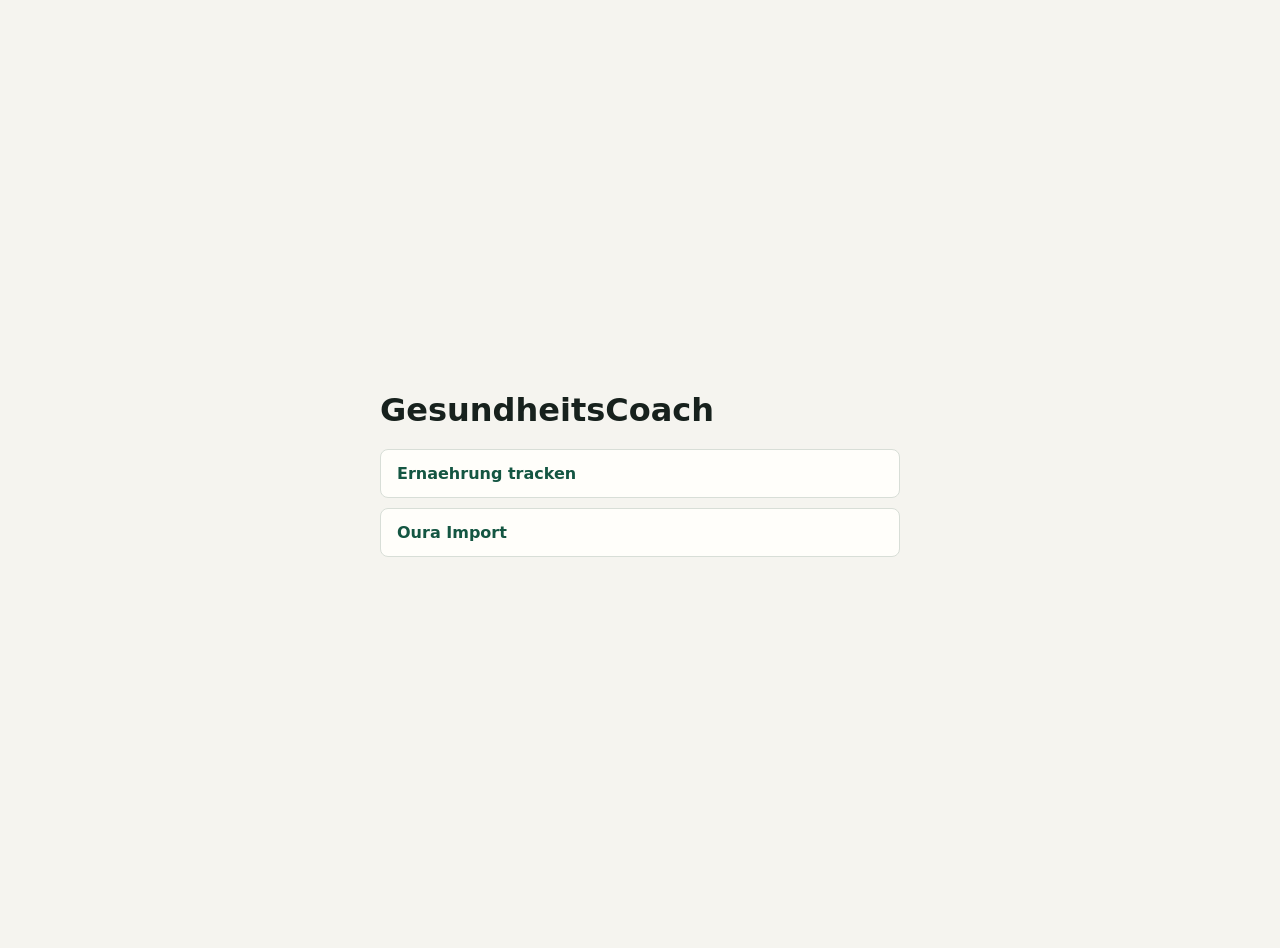
<file: docs/index.html>
<!doctype html>
<html lang="de">
  <head>
    <meta charset="utf-8">
    <meta name="viewport" content="width=device-width, initial-scale=1">
    <title>GesundheitsCoach</title>
    <style>
      :root {
        color-scheme: light;
        font-family:
          Inter, ui-sans-serif, system-ui, -apple-system, BlinkMacSystemFont, "Segoe UI", sans-serif;
        background: #f5f4ef;
        color: #17211d;
      }

      body {
        display: grid;
        min-height: 100vh;
        margin: 0;
        place-items: center;
        padding: 24px;
      }

      main {
        width: min(520px, 100%);
      }

      h1 {
        margin: 0 0 20px;
        letter-spacing: 0;
      }

      nav {
        display: grid;
        gap: 10px;
      }

      a {
        display: block;
        padding: 14px 16px;
        border: 1px solid #d8ded7;
        border-radius: 8px;
        background: #fffefa;
        color: #145642;
        font-weight: 800;
        text-decoration: none;
      }
    </style>
  </head>
  <body>
    <main>
      <h1>GesundheitsCoach</h1>
      <nav aria-label="Apps">
        <a href="./nutrition-app/">Ernaehrung tracken</a>
        <a href="./oura-app/">Oura Import</a>
      </nav>
    </main>
  </body>
</html>
</file>
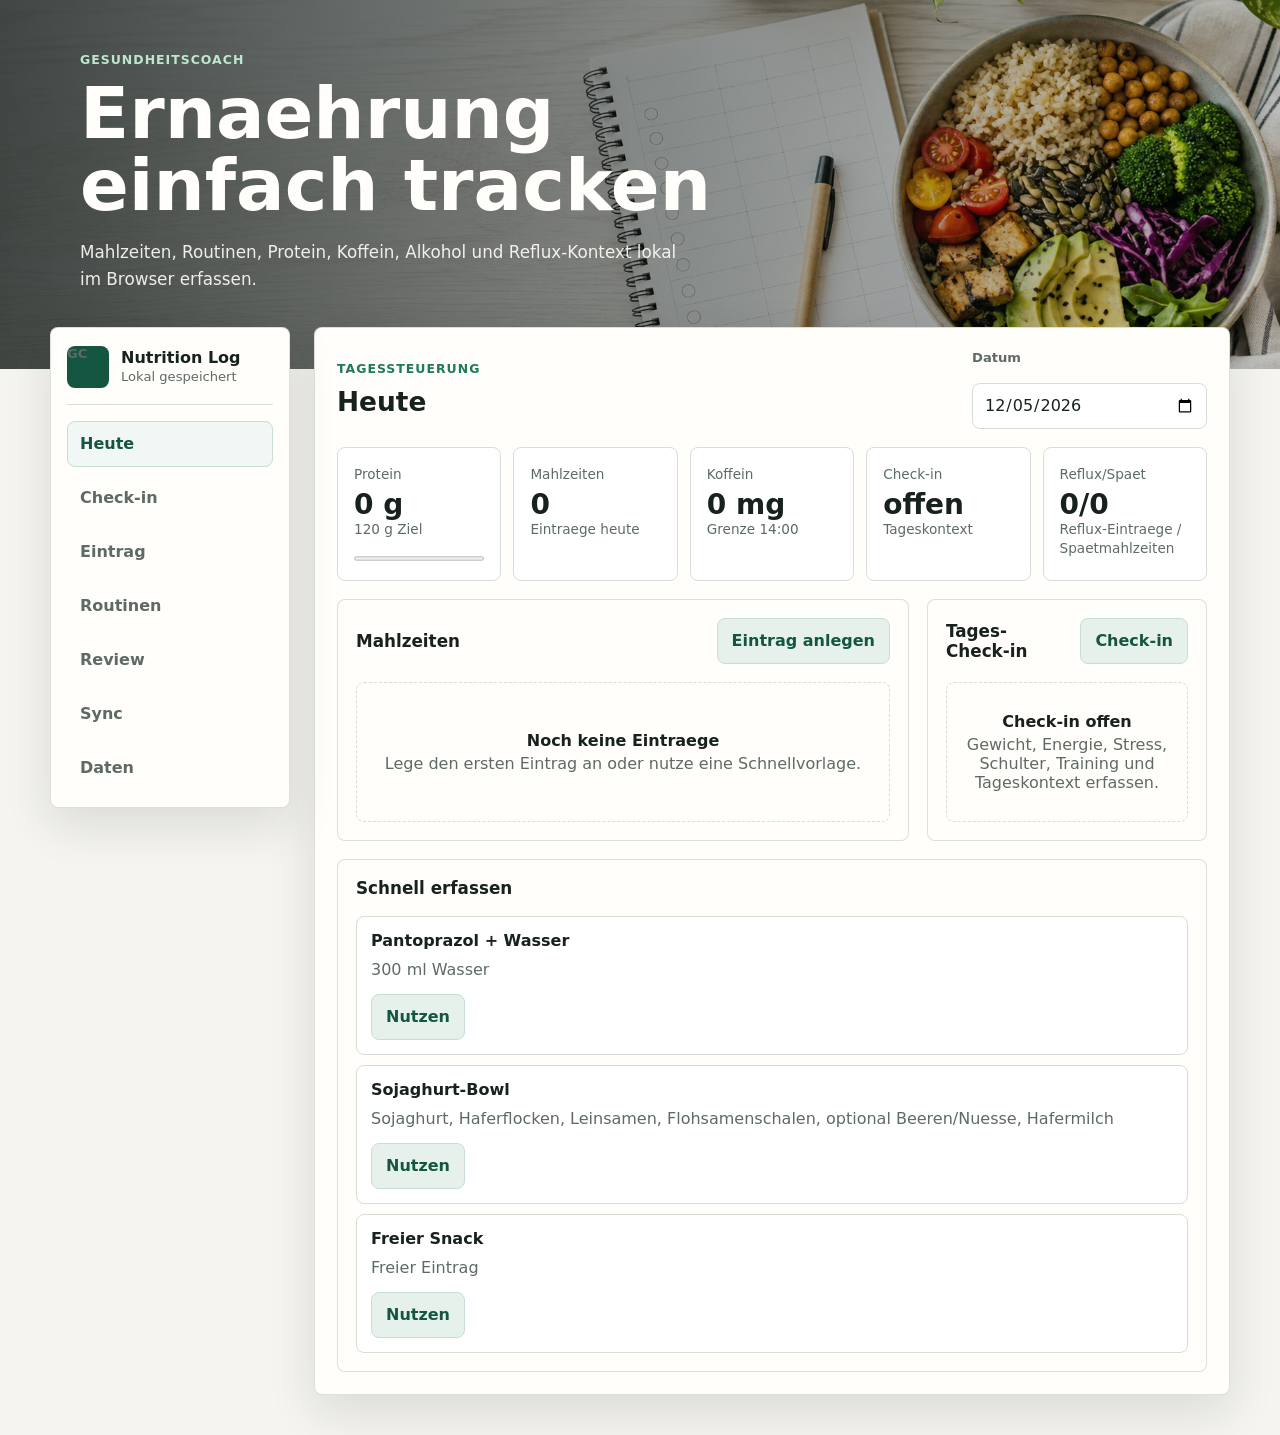
<file: docs/nutrition-app/index.html>
<!doctype html>
<html lang="de">
  <head>
    <meta charset="utf-8">
    <meta name="viewport" content="width=device-width, initial-scale=1, viewport-fit=cover">
    <title>GesundheitsCoach Ernaehrung</title>
    <meta
      name="description"
      content="Private Browser-App zur strukturierten Erfassung von Mahlzeiten, Routinen, Protein, Koffein, Alkohol und Symptomen."
    >
    <meta name="theme-color" content="#145642">
    <meta name="apple-mobile-web-app-capable" content="yes">
    <meta name="apple-mobile-web-app-title" content="Ernaehrung">
    <meta name="apple-mobile-web-app-status-bar-style" content="black-translucent">
    <link rel="manifest" href="./manifest.webmanifest">
    <link rel="apple-touch-icon" href="./assets/app-icon.svg">
    <link rel="stylesheet" href="./styles.css?v=20260704-sync2">
  </head>
  <body>
    <div class="app-shell">
      <header class="hero">
        <img src="./assets/nutrition-header.png" alt="" aria-hidden="true">
        <div class="hero__overlay"></div>
        <div class="hero__content">
          <p class="eyebrow">GesundheitsCoach</p>
          <h1>Ernaehrung einfach tracken</h1>
          <p>
            Mahlzeiten, Routinen, Protein, Koffein, Alkohol und Reflux-Kontext lokal im Browser erfassen.
          </p>
        </div>
      </header>

      <main class="workspace">
        <aside class="sidebar" aria-label="Navigation">
          <div class="brand-block">
            <span class="brand-mark" aria-hidden="true">GC</span>
            <div>
              <strong>Nutrition Log</strong>
              <span>Lokal gespeichert</span>
            </div>
          </div>
          <nav class="tabs" aria-label="Ansichten">
            <button class="tab is-active" type="button" data-view="today">Heute</button>
            <button class="tab" type="button" data-view="checkin">Check-in</button>
            <button class="tab" type="button" data-view="entry">Eintrag</button>
            <button class="tab" type="button" data-view="routines">Routinen</button>
            <button class="tab" type="button" data-view="review">Review</button>
            <button class="tab" type="button" data-view="sync">Sync</button>
            <button class="tab" type="button" data-view="data">Daten</button>
          </nav>
        </aside>

        <section class="content">
          <section class="view is-active" id="view-today" aria-labelledby="today-title">
            <div class="view-header">
              <div>
                <p class="eyebrow">Tagessteuerung</p>
                <h2 id="today-title">Heute</h2>
              </div>
              <label class="date-picker">
                <span>Datum</span>
                <input id="selected-date" type="date">
              </label>
            </div>

            <div class="metric-grid" id="metric-grid"></div>

            <div class="split-layout">
              <section class="panel">
                <div class="panel-header">
                  <h3>Mahlzeiten</h3>
                  <button class="secondary-button" type="button" data-switch-view="entry">Eintrag anlegen</button>
                </div>
                <div id="entry-list" class="entry-list"></div>
              </section>

              <section class="panel">
                <div class="panel-header">
                  <h3>Tages-Check-in</h3>
                  <button class="secondary-button" type="button" data-switch-view="checkin">Check-in</button>
                </div>
                <div id="checkin-summary" class="entry-list"></div>
              </section>
            </div>

            <div class="split-layout lower-layout">
              <section class="panel">
                <div class="panel-header">
                  <h3>Schnell erfassen</h3>
                </div>
                <div id="preset-list" class="preset-list"></div>
              </section>
            </div>
          </section>

          <section class="view" id="view-checkin" aria-labelledby="checkin-title">
            <div class="view-header">
              <div>
                <p class="eyebrow">Tageskontext</p>
                <h2 id="checkin-title">Daily Check-in</h2>
              </div>
              <button class="ghost-button" type="button" id="reset-checkin-form">Formular leeren</button>
            </div>

            <form id="checkin-form" class="form-grid">
              <input type="hidden" id="checkin-id">

              <label>
                <span>Datum</span>
                <input id="checkin-date" name="date" type="date" required>
              </label>
              <label>
                <span>Gewicht morgens (kg)</span>
                <input id="checkin-weight" name="morningWeightKg" type="number" min="0" step="0.1" inputmode="decimal">
              </label>
              <label>
                <span>Blutdruck morgens</span>
                <input id="checkin-bp-morning" name="bloodPressureMorning" type="text" placeholder="z. B. 120/80">
              </label>
              <label>
                <span>Blutdruck abends</span>
                <input id="checkin-bp-evening" name="bloodPressureEvening" type="text" placeholder="optional">
              </label>

              <label>
                <span>Energie 0-10</span>
                <input id="checkin-energy" name="energy" type="number" min="0" max="10" step="1" inputmode="numeric">
              </label>
              <label>
                <span>Stress 0-10</span>
                <input id="checkin-stress" name="stress" type="number" min="0" max="10" step="1" inputmode="numeric">
              </label>
              <label>
                <span>Stimmung/Fokus 0-10</span>
                <input id="checkin-focus" name="moodFocus" type="number" min="0" max="10" step="1" inputmode="numeric">
              </label>
              <label>
                <span>Reflux/Verdauung 0-10</span>
                <input id="checkin-digestion-score" name="digestionScore" type="number" min="0" max="10" step="1" inputmode="numeric">
              </label>

              <fieldset class="wide checklist">
                <legend>Schulter rechts</legend>
                <label><input type="checkbox" name="shoulderFlags" value="Schmerz Ueberkopf"> Schmerz Ueberkopf</label>
                <label><input type="checkbox" name="shoulderFlags" value="Schmerz Rueckgriff"> Schmerz Rueckgriff</label>
                <label><input type="checkbox" name="shoulderFlags" value="Ruhe/Nacht-Schmerz"> Ruhe/Nacht-Schmerz</label>
                <label><input type="checkbox" name="shoulderFlags" value="Kraftverlust"> Kraftverlust</label>
                <label><input type="checkbox" name="shoulderFlags" value="Taubheit/Kribbeln"> Taubheit/Kribbeln</label>
              </fieldset>

              <label>
                <span>Schulter Schmerz max 0-10</span>
                <input id="checkin-shoulder-pain" name="shoulderPainMax" type="number" min="0" max="10" step="1" inputmode="numeric">
              </label>
              <label>
                <span>Reha gemacht</span>
                <select id="checkin-rehab-done" name="rehabDone">
                  <option value="">Nicht erfasst</option>
                  <option value="ja">ja</option>
                  <option value="nein">nein</option>
                </select>
              </label>
              <label>
                <span>Training/Reha RPE 1-10</span>
                <input id="checkin-training-rpe" name="trainingRpe" type="number" min="1" max="10" step="1" inputmode="numeric">
              </label>
              <label>
                <span>Standard-Fruehstueck</span>
                <select id="checkin-breakfast" name="standardBreakfast">
                  <option value="">Nicht erfasst</option>
                  <option value="unveraendert">unveraendert</option>
                  <option value="geaendert">geaendert</option>
                  <option value="ausgelassen">ausgelassen</option>
                </select>
              </label>

              <label class="wide">
                <span>Training/Bewegung</span>
                <input id="checkin-training" name="training" type="text" placeholder="Kraft, Ausdauer, Spaziergang, Physio/Reha, Pausentag; Dauer und Intensitaet">
              </label>

              <fieldset class="wide checklist">
                <legend>Ernaehrungskontext</legend>
                <label><input type="checkbox" name="nutritionFlags" value="Huelsenfruechte"> Huelsenfruechte</label>
                <label><input type="checkbox" name="nutritionFlags" value="Tofu"> Tofu</label>
                <label><input type="checkbox" name="nutritionFlags" value="Tempeh"> Tempeh</label>
                <label><input type="checkbox" name="nutritionFlags" value="Seitan"> Seitan</label>
                <label><input type="checkbox" name="nutritionFlags" value="Proteinshake"> Proteinshake</label>
                <label><input type="checkbox" name="nutritionFlags" value="Suess/Snacks"> Suess/Snacks</label>
                <label><input type="checkbox" name="nutritionFlags" value="Weissmehl/Saft"> Weissmehl/Saft</label>
                <label><input type="checkbox" name="nutritionFlags" value="Sehr kohlenhydratreich"> Sehr kohlenhydratreich</label>
                <label><input type="checkbox" name="nutritionFlags" value="Spaetes Essen"> Spaetes Essen</label>
              </fieldset>

              <label>
                <span>Protein grob (g)</span>
                <input id="checkin-protein" name="proteinEstimate" type="number" min="0" step="1" inputmode="numeric">
              </label>
              <label>
                <span>Koffein gesamt (mg)</span>
                <input id="checkin-caffeine" name="caffeineMg" type="number" min="0" step="1" inputmode="numeric">
              </label>
              <label>
                <span>Letztes Koffein</span>
                <input id="checkin-last-caffeine" name="lastCaffeineTime" type="time">
              </label>
              <label>
                <span>Alkohol (Einheiten)</span>
                <input id="checkin-alcohol" name="alcoholUnits" type="number" min="0" step="0.5" inputmode="decimal">
              </label>

              <fieldset class="wide checklist">
                <legend>Medikamente/Supplemente</legend>
                <label><input type="checkbox" name="medicationFlags" value="Pantoprazol"> Pantoprazol</label>
                <label><input type="checkbox" name="medicationFlags" value="Doppelherz"> Doppelherz</label>
                <label><input type="checkbox" name="medicationFlags" value="Vitamin D3"> Vitamin D3</label>
                <label><input type="checkbox" name="medicationFlags" value="Nebenwirkung"> Nebenwirkung</label>
              </fieldset>

              <label class="wide">
                <span>Verdauung/Reflux</span>
                <textarea id="checkin-digestion" name="digestion" rows="3" placeholder="Reflux, Bauchbeschwerden, Durchfall/Verstopfung, Reaktion auf Flohsamenschalen, Kaffee, Hafermilch oder Proteinpulver"></textarea>
              </label>
              <label class="wide">
                <span>Besonderes</span>
                <textarea id="checkin-notes" name="notes" rows="4" placeholder="Infekt, Reise, schlechte Nacht, ungewoehnlicher Stress, ungewoehnliches Training, spaetes Essen"></textarea>
              </label>

              <div class="form-actions wide">
                <button class="primary-button" type="submit">Check-in speichern</button>
              </div>
            </form>
          </section>

          <section class="view" id="view-entry" aria-labelledby="entry-title">
            <div class="view-header">
              <div>
                <p class="eyebrow">Neue Beobachtung</p>
                <h2 id="entry-title">Mahlzeit oder Routine eintragen</h2>
              </div>
              <button class="ghost-button" type="button" id="reset-form">Formular leeren</button>
            </div>

            <form id="entry-form" class="form-grid">
              <input type="hidden" id="entry-id">

              <label>
                <span>Datum</span>
                <input id="entry-date" name="date" type="date" required>
              </label>
              <label>
                <span>Uhrzeit</span>
                <input id="entry-time" name="time" type="time" required>
              </label>
              <label>
                <span>Art</span>
                <select id="entry-meal-type" name="mealType">
                  <option>Fruehstueck</option>
                  <option>Mittagessen</option>
                  <option>Abendessen</option>
                  <option>Snack</option>
                  <option>Getraenk</option>
                  <option>Medikament/Supplement</option>
                  <option>Trainingstag-Kontext</option>
                </select>
              </label>
              <label>
                <span>Protein geschaetzt (g)</span>
                <input id="entry-protein" name="protein" type="number" min="0" step="1" inputmode="numeric">
              </label>

              <label class="wide">
                <span>Lebensmittel und Mengen</span>
                <textarea id="entry-foods" name="foods" rows="4" placeholder="z. B. 250 g Sojaghurt, 40 g Haferflocken, 20 g Proteinpulver"></textarea>
              </label>
              <label class="wide">
                <span>Proteinquelle</span>
                <input id="entry-protein-source" name="proteinSource" type="text" placeholder="z. B. Sojaghurt, Tofu, Linsen, Proteinpulver">
              </label>

              <fieldset class="wide checklist">
                <legend>Ballaststoff- und Kohlenhydrat-Kontext</legend>
                <label><input type="checkbox" name="fiber" value="Huelsenfruechte"> Huelsenfruechte</label>
                <label><input type="checkbox" name="fiber" value="Vollkorn"> Vollkorn</label>
                <label><input type="checkbox" name="fiber" value="Gemuese"> Gemuese</label>
                <label><input type="checkbox" name="fiber" value="Obst"> Obst</label>
                <label><input type="checkbox" name="fiber" value="Nuesse/Samen"> Nuesse/Samen</label>
                <label><input type="checkbox" name="fiber" value="Suess/Weissmehl"> Suess/Weissmehl</label>
              </fieldset>

              <label>
                <span>Koffein (mg)</span>
                <input id="entry-caffeine" name="caffeineMg" type="number" min="0" step="1" inputmode="numeric">
              </label>
              <label>
                <span>Alkohol (Einheiten)</span>
                <input id="entry-alcohol" name="alcoholUnits" type="number" min="0" step="0.5" inputmode="decimal">
              </label>
              <label>
                <span>Hunger 1-5</span>
                <input id="entry-hunger" name="hunger" type="number" min="1" max="5" step="1" inputmode="numeric">
              </label>
              <label>
                <span>Energie 1-5</span>
                <input id="entry-energy" name="energy" type="number" min="1" max="5" step="1" inputmode="numeric">
              </label>
              <label>
                <span>Reflux 0-5</span>
                <input id="entry-reflux" name="reflux" type="number" min="0" max="5" step="1" inputmode="numeric">
              </label>
              <label>
                <span>Stress 0-5</span>
                <input id="entry-stress" name="stress" type="number" min="0" max="5" step="1" inputmode="numeric">
              </label>
              <label>
                <span>Verdauung/Reflux Kontext</span>
                <select id="entry-digestion" name="digestion">
                  <option value="">Nicht erfasst</option>
                  <option>unauffaellig</option>
                  <option>Reflux</option>
                  <option>Bauchbeschwerden</option>
                  <option>Durchfall</option>
                  <option>Verstopfung</option>
                </select>
              </label>
              <label>
                <span>Training/Schmerz Bezug</span>
                <input id="entry-training-context" name="trainingContext" type="text" placeholder="z. B. nach Training, Schulter gereizt">
              </label>

              <label class="wide">
                <span>Medikament/Supplement</span>
                <input id="entry-medication" name="medication" type="text" placeholder="z. B. Pantoprazol 20 mg, B12, Vitamin D">
              </label>
              <label class="wide">
                <span>Besonderheiten</span>
                <textarea id="entry-notes" name="notes" rows="4" placeholder="Verdauung, Schmerz, Training, spaete Mahlzeit, Restaurant, Produktfoto vorhanden"></textarea>
              </label>

              <div class="form-actions wide">
                <button class="primary-button" type="submit">Speichern</button>
                <button class="secondary-button" type="button" id="save-and-next">Speichern und weiterer Eintrag</button>
              </div>
            </form>
          </section>

          <section class="view" id="view-routines" aria-labelledby="routines-title">
            <div class="view-header">
              <div>
                <p class="eyebrow">Wiederkehrendes</p>
                <h2 id="routines-title">Routinen und Zielwerte</h2>
              </div>
            </div>

            <form id="goals-form" class="settings-row">
              <label>
                <span>Protein-Ziel pro Tag (g)</span>
                <input id="goal-protein" type="number" min="0" step="5">
              </label>
              <label>
                <span>Koffein-Grenze</span>
                <input id="goal-caffeine-cutoff" type="time">
              </label>
              <label>
                <span>Spaetmahlzeit ab</span>
                <input id="goal-late-cutoff" type="time">
              </label>
              <button class="primary-button" type="submit">Ziele speichern</button>
            </form>

            <div class="split-layout">
              <section class="panel">
                <div class="panel-header">
                  <h3>Aktive Routinen</h3>
                </div>
                <div id="routine-list" class="routine-list"></div>
              </section>

              <section class="panel">
                <div class="panel-header">
                  <h3>Routine anlegen</h3>
                </div>
                <form id="routine-form" class="stacked-form">
                  <input type="hidden" id="routine-id">
                  <label>
                    <span>Name</span>
                    <input id="routine-name" type="text" required placeholder="z. B. Standard-Fruehstueck">
                  </label>
                  <label>
                    <span>Zeitpunkt</span>
                    <input id="routine-timing" type="text" placeholder="z. B. 30-45 Minuten nach Pantoprazol">
                  </label>
                  <label>
                    <span>Details</span>
                    <textarea id="routine-details" rows="5" placeholder="Zutaten, Mengen, Supplemente, Kontext"></textarea>
                  </label>
                  <button class="primary-button" type="submit">Routine speichern</button>
                </form>
              </section>
            </div>
          </section>

          <section class="view" id="view-review" aria-labelledby="review-title">
            <div class="view-header">
              <div>
                <p class="eyebrow">3- bis 7-Tage-Protokoll</p>
                <h2 id="review-title">Review</h2>
              </div>
              <div class="range-controls">
                <label>
                  <span>Von</span>
                  <input id="review-from" type="date">
                </label>
                <label>
                  <span>Bis</span>
                  <input id="review-to" type="date">
                </label>
              </div>
            </div>
            <div id="review-summary" class="review-summary"></div>
            <div class="form-actions">
              <button class="secondary-button" type="button" id="copy-review">Review-Text kopieren</button>
            </div>
          </section>

          <section class="view" id="view-data" aria-labelledby="data-title">
            <div class="view-header">
              <div>
                <p class="eyebrow">Backup und Uebergabe</p>
                <h2 id="data-title">Daten</h2>
              </div>
            </div>

            <div class="data-actions">
              <button class="primary-button" type="button" id="export-json">JSON exportieren</button>
              <button class="secondary-button" type="button" id="export-csv">CSV exportieren</button>
              <label class="import-button">
                JSON importieren
                <input id="import-json" type="file" accept="application/json">
              </label>
              <button class="danger-button" type="button" id="clear-data">Lokale Daten loeschen</button>
            </div>

            <section class="panel">
              <h3>Privatsphaere</h3>
              <p>
                Diese App speichert Daten nur in diesem Browserprofil. Fuer Geraetewechsel, Backup oder Coach-Uebergabe
                regelmaessig JSON oder CSV exportieren.
              </p>
            </section>
          </section>

          <section class="view" id="view-sync" aria-labelledby="sync-title">
            <div class="view-header">
              <div>
                <p class="eyebrow">iPhone zu GitHub</p>
                <h2 id="sync-title">Repo-Sync</h2>
              </div>
            </div>

            <form id="github-form" class="form-grid compact-form">
              <label>
                <span>Owner</span>
                <input id="github-owner" type="text" autocomplete="off" autocapitalize="none" spellcheck="false">
              </label>
              <label>
                <span>Repo</span>
                <input id="github-repo" type="text" autocomplete="off" autocapitalize="none" spellcheck="false">
              </label>
              <label>
                <span>Branch</span>
                <input id="github-branch" type="text" autocomplete="off" autocapitalize="none" spellcheck="false">
              </label>
              <label>
                <span>Zielordner</span>
                <input id="github-path" type="text" autocomplete="off" autocapitalize="none" spellcheck="false">
              </label>
              <label class="wide">
                <span>GitHub Token</span>
                <input id="github-token" type="password" autocomplete="off" autocapitalize="none" spellcheck="false" placeholder="Fine-grained token mit Contents read/write">
              </label>
              <div class="form-actions wide">
                <button class="primary-button" type="submit">Sync-Einstellungen speichern</button>
                <button class="secondary-button" type="button" id="pull-today">Heute aus Repo laden</button>
                <button class="secondary-button" type="button" id="pull-range">Review-Zeitraum laden</button>
                <button class="secondary-button" type="button" id="pull-all">Repo-Liste laden</button>
                <button class="secondary-button" type="button" id="sync-today">Heute ins Repo schreiben</button>
                <button class="secondary-button" type="button" id="sync-range">Review-Zeitraum schreiben</button>
              </div>
            </form>

            <section class="panel sync-status-panel">
              <h3>Status</h3>
              <p id="sync-status">Noch kein Sync ausgefuehrt.</p>
              <p>
                Empfohlen ist ein Fine-grained GitHub Token nur fuer dieses Repository mit
                `Contents: Read and write`. Der Token bleibt im Safari-Browserprofil und wird nicht exportiert.
              </p>
              <p>
                Typischer Geraetewechsel: zuerst "aus Repo laden", dann lokal bearbeiten, danach "ins Repo schreiben".
              </p>
            </section>
          </section>
        </section>
      </main>
    </div>

    <template id="empty-state-template">
      <div class="empty-state">
        <strong>Noch keine Eintraege</strong>
        <span>Lege den ersten Eintrag an oder nutze eine Schnellvorlage.</span>
      </div>
    </template>

    <script src="./app.js"></script>
  </body>
</html>
</file>
<file: docs/nutrition-app/styles.css>
:root {
  color-scheme: light;
  --bg: #f5f4ef;
  --surface: #fffefa;
  --surface-strong: #f0f7f4;
  --ink: #17211d;
  --muted: #5e6b64;
  --line: #d8ded7;
  --green: #1f7a5b;
  --green-dark: #145642;
  --blue: #2d5f8b;
  --amber: #9a641e;
  --red: #a64238;
  --shadow: 0 16px 48px rgba(23, 33, 29, 0.12);
  --radius: 8px;
  font-family:
    Inter, ui-sans-serif, system-ui, -apple-system, BlinkMacSystemFont, "Segoe UI", sans-serif;
}

* {
  box-sizing: border-box;
}

html {
  scroll-padding-bottom: 120px;
}

body {
  margin: 0;
  min-height: 100vh;
  min-height: 100dvh;
  background: var(--bg);
  color: var(--ink);
  -webkit-tap-highlight-color: transparent;
}

button,
input,
select,
textarea {
  font: inherit;
}

button,
label.import-button {
  min-height: 46px;
  border: 1px solid transparent;
  border-radius: var(--radius);
  cursor: pointer;
  font-weight: 700;
}

button:focus-visible,
input:focus-visible,
select:focus-visible,
textarea:focus-visible,
label.import-button:focus-within {
  outline: 3px solid rgba(45, 95, 139, 0.25);
  outline-offset: 2px;
}

.app-shell {
  min-height: 100vh;
}

.hero {
  position: relative;
  min-height: 270px;
  overflow: hidden;
  background: #16211b;
}

.hero img {
  position: absolute;
  inset: 0;
  width: 100%;
  height: 100%;
  object-fit: cover;
}

.hero__overlay {
  position: absolute;
  inset: 0;
  background: linear-gradient(90deg, rgba(12, 20, 16, 0.76), rgba(12, 20, 16, 0.18));
}

.hero__content {
  position: relative;
  width: min(1120px, calc(100% - 32px));
  margin: 0 auto;
  padding: 52px 0 76px;
  color: #fffefa;
}

.hero h1 {
  max-width: 700px;
  margin: 0;
  font-size: clamp(2rem, 6vw, 4.5rem);
  line-height: 1;
  letter-spacing: 0;
}

.hero p:not(.eyebrow) {
  max-width: 610px;
  margin: 18px 0 0;
  color: rgba(255, 254, 250, 0.9);
  font-size: 1.05rem;
  line-height: 1.6;
}

.eyebrow {
  margin: 0 0 10px;
  color: var(--green);
  font-size: 0.78rem;
  font-weight: 800;
  letter-spacing: 0.08em;
  text-transform: uppercase;
}

.hero .eyebrow {
  color: #bfe6d1;
}

.workspace {
  display: grid;
  grid-template-columns: 240px minmax(0, 1fr);
  gap: 24px;
  width: min(1180px, calc(100% - 32px));
  margin: -42px auto 40px;
  position: relative;
  align-items: start;
  min-width: 0;
}

.sidebar,
.content,
.panel,
.settings-row,
.data-actions {
  background: var(--surface);
  border: 1px solid rgba(216, 222, 215, 0.9);
  border-radius: var(--radius);
  box-shadow: var(--shadow);
}

.sidebar {
  position: sticky;
  top: 16px;
  padding: 16px;
}

.brand-block {
  display: flex;
  gap: 12px;
  align-items: center;
  padding-bottom: 16px;
  border-bottom: 1px solid var(--line);
}

.brand-mark {
  display: grid;
  width: 42px;
  height: 42px;
  place-items: center;
  border-radius: var(--radius);
  background: var(--green-dark);
  color: #fff;
  font-weight: 800;
}

.brand-block strong,
.brand-block span {
  display: block;
}

.brand-block span {
  margin-top: 2px;
  color: var(--muted);
  font-size: 0.82rem;
}

.tabs {
  display: grid;
  gap: 8px;
  margin-top: 16px;
}

.tab {
  width: 100%;
  padding: 10px 12px;
  background: transparent;
  color: var(--muted);
  text-align: left;
}

.tab.is-active,
.tab:hover {
  background: var(--surface-strong);
  color: var(--green-dark);
  border-color: #c7ded2;
}

.content {
  min-width: 0;
  padding: 22px;
}

.view {
  display: none;
}

.view.is-active {
  display: block;
}

.view-header,
.panel-header {
  display: flex;
  gap: 16px;
  align-items: center;
  justify-content: space-between;
  margin-bottom: 18px;
}

h2,
h3 {
  margin: 0;
  letter-spacing: 0;
}

h2 {
  font-size: 1.65rem;
}

h3 {
  font-size: 1.05rem;
}

.date-picker,
.range-controls,
.settings-row,
.form-actions,
.data-actions {
  display: flex;
  gap: 12px;
  align-items: end;
  flex-wrap: wrap;
}

.form-actions {
  scroll-margin-bottom: 120px;
}

label,
fieldset {
  min-width: 0;
}

label span,
legend {
  display: block;
  margin-bottom: 6px;
  color: var(--muted);
  font-size: 0.82rem;
  font-weight: 800;
}

input,
select,
textarea {
  font-size: 16px;
  width: 100%;
  border: 1px solid var(--line);
  border-radius: var(--radius);
  background: #fff;
  color: var(--ink);
}

input,
select {
  height: 46px;
  padding: 0 11px;
}

textarea {
  padding: 11px;
  resize: vertical;
}

.metric-grid {
  display: grid;
  grid-template-columns: repeat(auto-fit, minmax(150px, 1fr));
  gap: 12px;
  margin-bottom: 18px;
}

.metric {
  min-width: 0;
  min-height: 120px;
  padding: 16px;
  background: #fff;
  border: 1px solid var(--line);
  border-radius: var(--radius);
}

.metric strong {
  display: block;
  margin-top: 8px;
  font-size: 1.75rem;
  line-height: 1;
}

.metric span {
  color: var(--muted);
  font-size: 0.85rem;
}

.metric progress {
  width: 100%;
  height: 9px;
  margin-top: 16px;
  accent-color: var(--green);
}

.split-layout {
  display: grid;
  grid-template-columns: minmax(0, 1.35fr) minmax(280px, 0.65fr);
  gap: 18px;
}

.lower-layout {
  grid-template-columns: minmax(0, 1fr);
  margin-top: 18px;
}

.panel {
  padding: 18px;
  box-shadow: none;
}

.entry-list,
.preset-list,
.routine-list {
  display: grid;
  gap: 10px;
}

.entry-card,
.preset-card,
.routine-card,
.review-day {
  padding: 14px;
  border: 1px solid var(--line);
  border-radius: var(--radius);
  background: #fff;
}

.entry-card__top,
.routine-card__top {
  display: flex;
  gap: 10px;
  justify-content: space-between;
}

.entry-card time,
.tag,
.routine-card small {
  color: var(--muted);
  font-size: 0.82rem;
  font-weight: 700;
}

.entry-card p,
.routine-card p,
.preset-card p,
.panel p {
  margin: 8px 0 0;
  color: var(--muted);
  line-height: 1.5;
}

.entry-actions {
  display: flex;
  gap: 8px;
  margin-top: 12px;
  flex-wrap: wrap;
}

.form-grid {
  display: grid;
  grid-template-columns: repeat(4, minmax(0, 1fr));
  gap: 14px;
}

.compact-form {
  margin-bottom: 18px;
}

.wide {
  grid-column: 1 / -1;
}

.checklist {
  border: 1px solid var(--line);
  border-radius: var(--radius);
  padding: 12px;
}

.checklist label {
  display: inline-flex;
  width: auto;
  margin: 6px 14px 6px 0;
  gap: 8px;
  align-items: center;
  color: var(--ink);
}

.checklist input {
  width: 18px;
  height: 18px;
}

.settings-row,
.data-actions {
  padding: 16px;
  margin-bottom: 18px;
  box-shadow: none;
}

.settings-row label {
  flex: 1 1 190px;
}

.stacked-form {
  display: grid;
  gap: 12px;
}

.review-summary {
  display: grid;
  gap: 14px;
}

.review-day {
  display: grid;
  gap: 10px;
}

.review-stats {
  display: grid;
  grid-template-columns: repeat(4, minmax(0, 1fr));
  gap: 10px;
}

.review-stat {
  padding: 10px;
  border-radius: var(--radius);
  background: var(--surface-strong);
}

.review-stat strong {
  display: block;
}

.review-flags {
  display: flex;
  gap: 8px;
  flex-wrap: wrap;
}

.flag {
  padding: 5px 8px;
  border-radius: var(--radius);
  background: #f7eddb;
  color: var(--amber);
  font-size: 0.82rem;
  font-weight: 800;
}

.flag.is-alert {
  background: #f8e5e1;
  color: var(--red);
}

.empty-state {
  display: grid;
  gap: 4px;
  min-height: 140px;
  place-content: center;
  border: 1px dashed var(--line);
  border-radius: var(--radius);
  color: var(--muted);
  text-align: center;
}

.empty-state strong {
  color: var(--ink);
}

.primary-button,
.secondary-button,
.ghost-button,
.danger-button,
.import-button {
  display: inline-flex;
  align-items: center;
  justify-content: center;
  padding: 0 14px;
  white-space: nowrap;
}

.primary-button {
  background: var(--green-dark);
  color: #fff;
}

.secondary-button,
.import-button {
  background: #e7f1ec;
  color: var(--green-dark);
  border-color: #c7ded2;
}

.ghost-button {
  background: transparent;
  color: var(--blue);
  border-color: var(--line);
}

.danger-button {
  background: #f8e5e1;
  color: var(--red);
  border-color: #efcbc4;
}

.import-button input {
  position: absolute;
  width: 1px;
  height: 1px;
  overflow: hidden;
  opacity: 0;
}

.sync-status-panel {
  white-space: pre-wrap;
}

#sync-status.is-error {
  color: var(--red);
  font-weight: 800;
}

@supports (padding: max(0px)) {
  body {
    padding-left: env(safe-area-inset-left);
    padding-right: env(safe-area-inset-right);
  }
}

@media (max-width: 920px) {
  .workspace {
    grid-template-columns: 1fr;
  }

  .sidebar {
    position: static;
  }

  .tabs {
    grid-template-columns: repeat(7, minmax(0, 1fr));
  }

  .tab {
    text-align: center;
  }

  .metric-grid,
  .split-layout,
  .review-stats {
    grid-template-columns: 1fr 1fr;
  }

  .form-grid {
    grid-template-columns: 1fr 1fr;
  }
}

@media (max-width: 640px) {
  body {
    padding-bottom: env(safe-area-inset-bottom);
  }

  .hero {
    min-height: 220px;
  }

  .hero__content {
    width: min(100% - 24px, 1120px);
    padding-top: 30px;
    padding-bottom: 58px;
  }

  .workspace {
    width: calc(100% - 20px);
    max-width: 100%;
    margin-top: -32px;
    min-width: 0;
    overflow-x: clip;
  }

  .sidebar {
    position: sticky;
    z-index: 20;
    top: 0;
    padding: 8px;
    min-width: 0;
    max-width: 100%;
    overflow: hidden;
  }

  .brand-block {
    display: none;
  }

  .content {
    padding: 16px;
  }

  .view-header,
  .panel-header {
    align-items: stretch;
    flex-direction: column;
  }

  .split-layout,
  .review-stats,
  .form-grid {
    grid-template-columns: 1fr;
  }

  .metric-grid {
    display: flex;
    flex-wrap: wrap;
  }

  .metric-grid .metric {
    flex: 1 1 calc(50% - 6px);
  }

  .tabs {
    display: flex;
    gap: 4px;
    margin-top: 0;
    width: 100%;
    max-width: 100%;
    overflow-x: auto;
    padding-bottom: 2px;
    scrollbar-width: none;
  }

  .tabs::-webkit-scrollbar {
    display: none;
  }

  .tab {
    flex: 0 0 78px;
    min-height: 48px;
    padding: 8px 6px;
    font-size: 0.78rem;
    text-align: center;
  }

  .primary-button,
  .secondary-button,
  .ghost-button,
  .danger-button,
  .import-button {
    width: 100%;
  }
}

@media (max-width: 340px) {
  .metric-grid {
    grid-template-columns: 1fr;
  }
}

@media (min-width: 341px) and (max-width: 640px) {
  #metric-grid.metric-grid {
    display: flex !important;
    flex-wrap: wrap;
  }

  #metric-grid.metric-grid .metric {
    flex: 1 1 calc(50% - 6px);
  }
}
</file>
